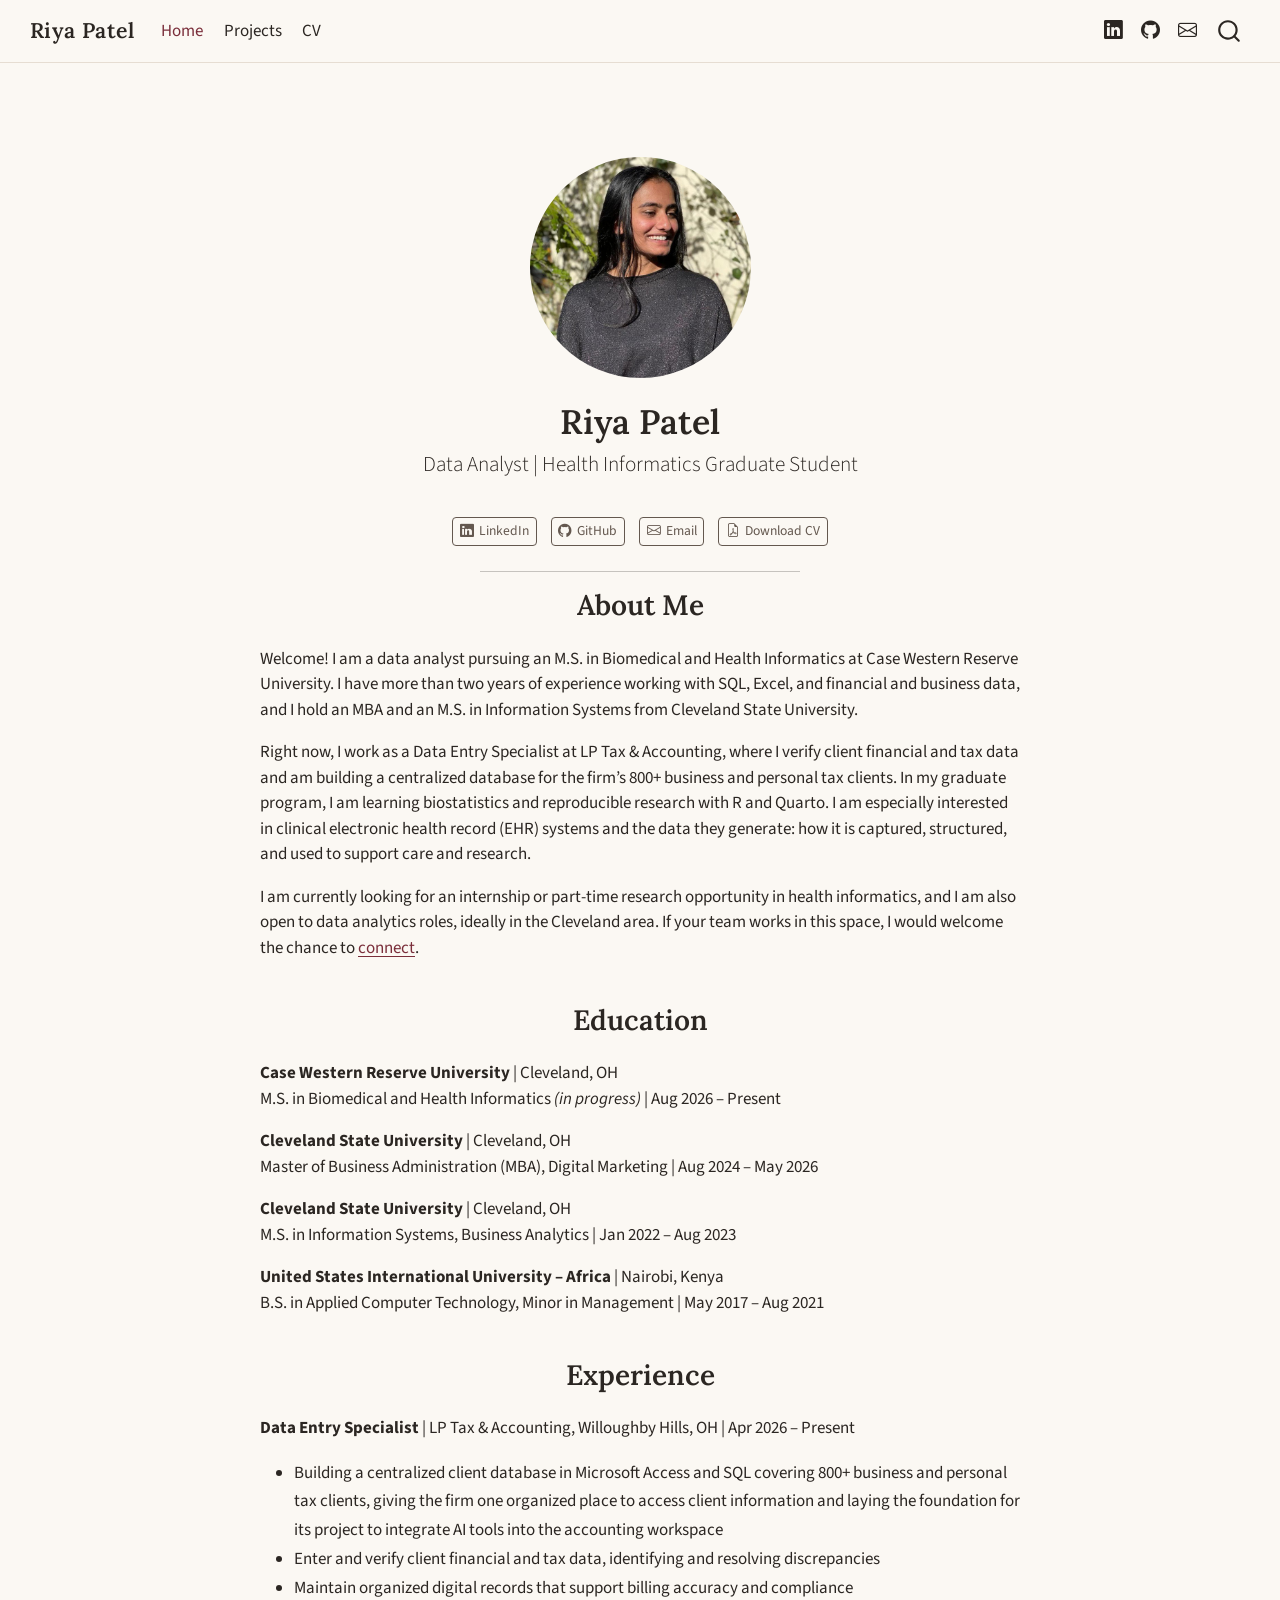
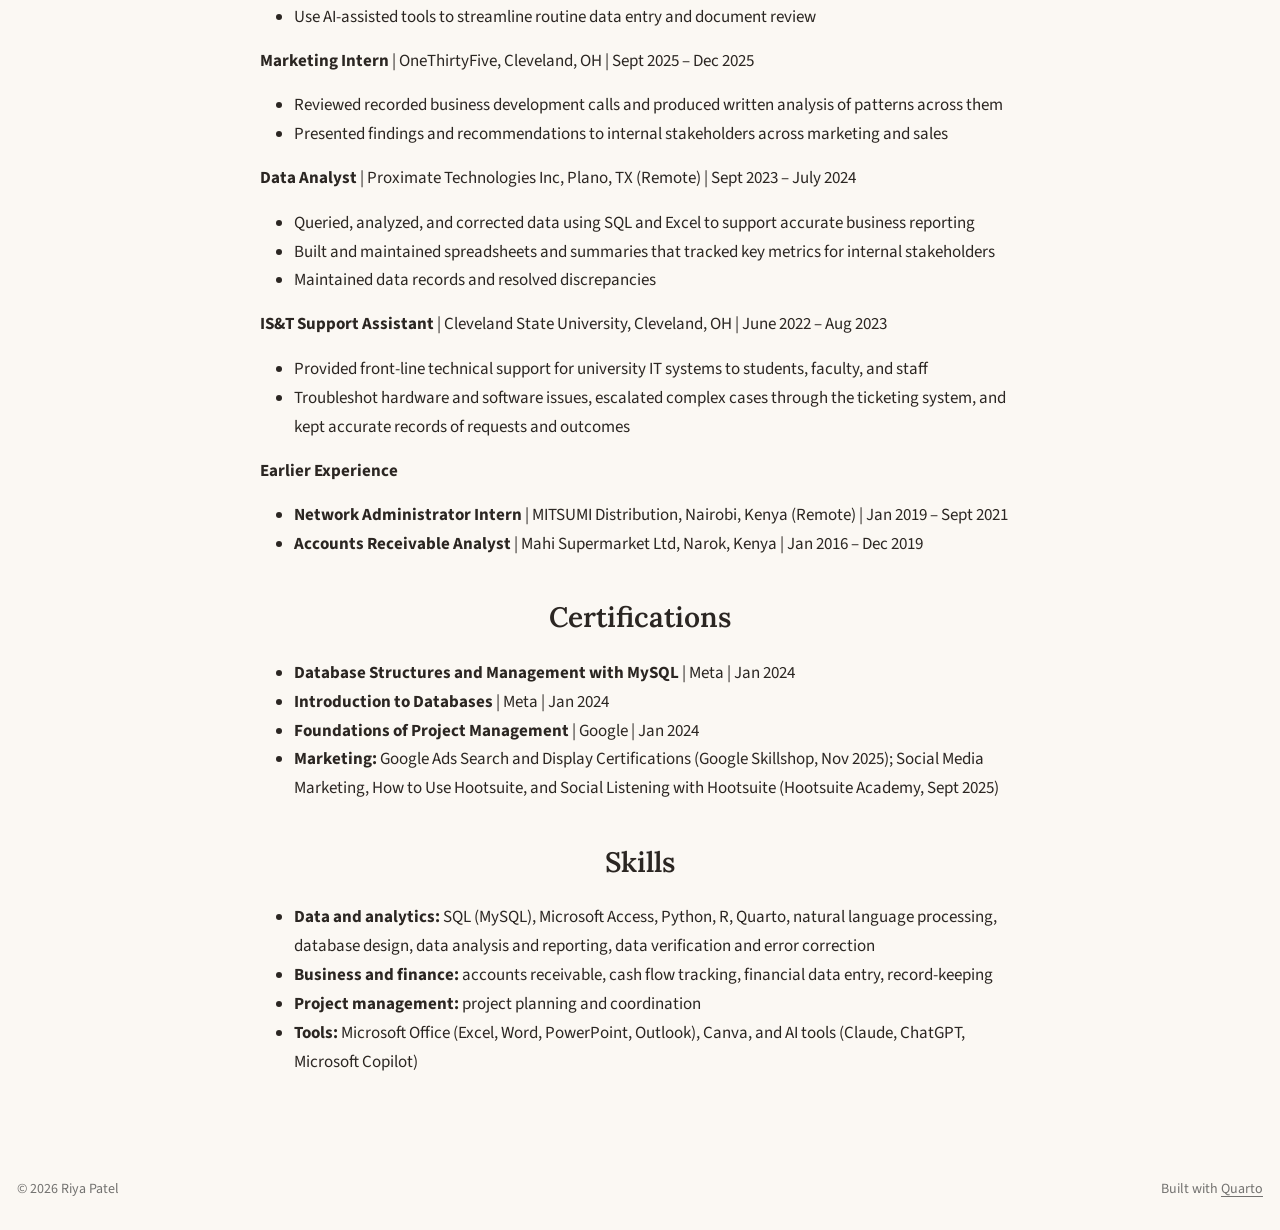
<file: index.html>
<!DOCTYPE html>
<html xmlns="http://www.w3.org/1999/xhtml" lang="en" xml:lang="en"><head>

<meta charset="utf-8">
<meta name="generator" content="quarto-1.7.32">

<meta name="viewport" content="width=device-width, initial-scale=1.0, user-scalable=yes">


<title>Riya Patel</title>
<style>
code{white-space: pre-wrap;}
span.smallcaps{font-variant: small-caps;}
div.columns{display: flex; gap: min(4vw, 1.5em);}
div.column{flex: auto; overflow-x: auto;}
div.hanging-indent{margin-left: 1.5em; text-indent: -1.5em;}
ul.task-list{list-style: none;}
ul.task-list li input[type="checkbox"] {
  width: 0.8em;
  margin: 0 0.8em 0.2em -1em; /* quarto-specific, see https://github.com/quarto-dev/quarto-cli/issues/4556 */ 
  vertical-align: middle;
}
</style>


<script src="site_libs/quarto-nav/quarto-nav.js"></script>
<script src="site_libs/quarto-nav/headroom.min.js"></script>
<script src="site_libs/clipboard/clipboard.min.js"></script>
<script src="site_libs/quarto-search/autocomplete.umd.js"></script>
<script src="site_libs/quarto-search/fuse.min.js"></script>
<script src="site_libs/quarto-search/quarto-search.js"></script>
<meta name="quarto:offset" content="./">
<script src="site_libs/quarto-html/quarto.js" type="module"></script>
<script src="site_libs/quarto-html/tabsets/tabsets.js" type="module"></script>
<script src="site_libs/quarto-html/popper.min.js"></script>
<script src="site_libs/quarto-html/tippy.umd.min.js"></script>
<link href="site_libs/quarto-html/tippy.css" rel="stylesheet">
<link href="site_libs/quarto-html/quarto-syntax-highlighting-37eea08aefeeee20ff55810ff984fec1.css" rel="stylesheet" id="quarto-text-highlighting-styles">
<script src="site_libs/bootstrap/bootstrap.min.js"></script>
<link href="site_libs/bootstrap/bootstrap-icons.css" rel="stylesheet">
<link href="site_libs/bootstrap/bootstrap-a5ce00c7c31a5dd895090d486ad9e965.min.css" rel="stylesheet" append-hash="true" id="quarto-bootstrap" data-mode="light">
<script id="quarto-search-options" type="application/json">{
  "location": "navbar",
  "copy-button": false,
  "collapse-after": 3,
  "panel-placement": "end",
  "type": "overlay",
  "limit": 50,
  "keyboard-shortcut": [
    "f",
    "/",
    "s"
  ],
  "show-item-context": false,
  "language": {
    "search-no-results-text": "No results",
    "search-matching-documents-text": "matching documents",
    "search-copy-link-title": "Copy link to search",
    "search-hide-matches-text": "Hide additional matches",
    "search-more-match-text": "more match in this document",
    "search-more-matches-text": "more matches in this document",
    "search-clear-button-title": "Clear",
    "search-text-placeholder": "",
    "search-detached-cancel-button-title": "Cancel",
    "search-submit-button-title": "Submit",
    "search-label": "Search"
  }
}</script>
<style>html{ scroll-behavior: smooth; }</style>


</head>

<body class="nav-fixed fullcontent quarto-light">

<div id="quarto-search-results"></div>
  <header id="quarto-header" class="headroom fixed-top">
    <nav class="navbar navbar-expand-lg " data-bs-theme="dark">
      <div class="navbar-container container-fluid">
      <div class="navbar-brand-container mx-auto">
    <a class="navbar-brand" href="./index.html">
    <span class="navbar-title">Riya Patel</span>
    </a>
  </div>
            <div id="quarto-search" class="" title="Search"></div>
          <button class="navbar-toggler" type="button" data-bs-toggle="collapse" data-bs-target="#navbarCollapse" aria-controls="navbarCollapse" role="menu" aria-expanded="false" aria-label="Toggle navigation" onclick="if (window.quartoToggleHeadroom) { window.quartoToggleHeadroom(); }">
  <span class="navbar-toggler-icon"></span>
</button>
          <div class="collapse navbar-collapse" id="navbarCollapse">
            <ul class="navbar-nav navbar-nav-scroll me-auto">
  <li class="nav-item">
    <a class="nav-link active" href="./index.html" aria-current="page"> 
<span class="menu-text">Home</span></a>
  </li>  
  <li class="nav-item">
    <a class="nav-link" href="./projects.html"> 
<span class="menu-text">Projects</span></a>
  </li>  
  <li class="nav-item">
    <a class="nav-link" href="./cv.html"> 
<span class="menu-text">CV</span></a>
  </li>  
</ul>
            <ul class="navbar-nav navbar-nav-scroll ms-auto">
  <li class="nav-item compact">
    <a class="nav-link" href="https://www.linkedin.com/in/-riyapatel"> <i class="bi bi-linkedin" role="img" aria-label="LinkedIn">
</i> 
<span class="menu-text"></span></a>
  </li>  
  <li class="nav-item compact">
    <a class="nav-link" href="https://github.com/riiya-patel"> <i class="bi bi-github" role="img" aria-label="GitHub">
</i> 
<span class="menu-text"></span></a>
  </li>  
  <li class="nav-item compact">
    <a class="nav-link" href="mailto:patelriya1321@gmail.com"> <i class="bi bi-envelope" role="img" aria-label="Email">
</i> 
<span class="menu-text"></span></a>
  </li>  
</ul>
          </div> <!-- /navcollapse -->
            <div class="quarto-navbar-tools">
</div>
      </div> <!-- /container-fluid -->
    </nav>
</header>
<!-- content -->
<div id="quarto-content" class="quarto-container page-columns page-rows-contents page-layout-article page-navbar">
<!-- sidebar -->
<!-- margin-sidebar -->
    
<!-- main -->
<div class="quarto-about-jolla">
  <img src="images/profile.jpg" class="about-image
  round " style="height: 13em; width: 13em;">
 <header id="title-block-header" class="quarto-title-block default">
<div class="quarto-title">
<h1 class="title">Riya Patel</h1>
<p class="subtitle lead">Data Analyst | Health Informatics Graduate Student</p>
</div>
<div class="quarto-title-meta">
  </div>
</header><main class="content" id="quarto-document-content">
<section id="about-me" class="level2">
<h2 data-anchor-id="about-me">About Me</h2>
<p>Welcome! I am a data analyst pursuing an M.S. in Biomedical and Health Informatics at Case Western Reserve University. I have more than two years of experience working with SQL, Excel, and financial and business data, and I hold an MBA and an M.S. in Information Systems from Cleveland State University.</p>
<p>Right now, I work as a Data Entry Specialist at LP Tax &amp; Accounting, where I verify client financial and tax data and am building a centralized database for the firm’s 800+ business and personal tax clients. In my graduate program, I am learning biostatistics and reproducible research with R and Quarto. I am especially interested in clinical electronic health record (EHR) systems and the data they generate: how it is captured, structured, and used to support care and research.</p>
<p>I am currently looking for an internship or part-time research opportunity in health informatics, and I am also open to data analytics roles, ideally in the Cleveland area. If your team works in this space, I would welcome the chance to <a href="mailto:patelriya1321@gmail.com">connect</a>.</p>
</section>
<section id="education" class="level2">
<h2 data-anchor-id="education">Education</h2>
<p><strong>Case Western Reserve University</strong> | Cleveland, OH<br>
M.S. in Biomedical and Health Informatics <em>(in progress)</em> | Aug 2026 – Present</p>
<p><strong>Cleveland State University</strong> | Cleveland, OH<br>
Master of Business Administration (MBA), Digital Marketing | Aug 2024 – May 2026</p>
<p><strong>Cleveland State University</strong> | Cleveland, OH<br>
M.S. in Information Systems, Business Analytics | Jan 2022 – Aug 2023</p>
<p><strong>United States International University – Africa</strong> | Nairobi, Kenya<br>
B.S. in Applied Computer Technology, Minor in Management | May 2017 – Aug 2021</p>
</section>
<section id="experience" class="level2">
<h2 data-anchor-id="experience">Experience</h2>
<p><strong>Data Entry Specialist</strong> | LP Tax &amp; Accounting, Willoughby Hills, OH | Apr 2026 – Present</p>
<ul>
<li>Building a centralized client database in Microsoft Access and SQL covering 800+ business and personal tax clients, giving the firm one organized place to access client information and laying the foundation for its project to integrate AI tools into the accounting workspace</li>
<li>Enter and verify client financial and tax data, identifying and resolving discrepancies</li>
<li>Maintain organized digital records that support billing accuracy and compliance</li>
<li>Use AI-assisted tools to streamline routine data entry and document review</li>
</ul>
<p><strong>Marketing Intern</strong> | OneThirtyFive, Cleveland, OH | Sept 2025 – Dec 2025</p>
<ul>
<li>Reviewed recorded business development calls and produced written analysis of patterns across them</li>
<li>Presented findings and recommendations to internal stakeholders across marketing and sales</li>
</ul>
<p><strong>Data Analyst</strong> | Proximate Technologies Inc, Plano, TX (Remote) | Sept 2023 – July 2024</p>
<ul>
<li>Queried, analyzed, and corrected data using SQL and Excel to support accurate business reporting</li>
<li>Built and maintained spreadsheets and summaries that tracked key metrics for internal stakeholders</li>
<li>Maintained data records and resolved discrepancies</li>
</ul>
<p><strong>IS&amp;T Support Assistant</strong> | Cleveland State University, Cleveland, OH | June 2022 – Aug 2023</p>
<ul>
<li>Provided front-line technical support for university IT systems to students, faculty, and staff</li>
<li>Troubleshot hardware and software issues, escalated complex cases through the ticketing system, and kept accurate records of requests and outcomes</li>
</ul>
<p><strong>Earlier Experience</strong></p>
<ul>
<li><strong>Network Administrator Intern</strong> | MITSUMI Distribution, Nairobi, Kenya (Remote) | Jan 2019 – Sept 2021</li>
<li><strong>Accounts Receivable Analyst</strong> | Mahi Supermarket Ltd, Narok, Kenya | Jan 2016 – Dec 2019</li>
</ul>
</section>
<section id="certifications" class="level2">
<h2 data-anchor-id="certifications">Certifications</h2>
<ul>
<li><strong>Database Structures and Management with MySQL</strong> | Meta | Jan 2024</li>
<li><strong>Introduction to Databases</strong> | Meta | Jan 2024</li>
<li><strong>Foundations of Project Management</strong> | Google | Jan 2024</li>
<li><strong>Marketing:</strong> Google Ads Search and Display Certifications (Google Skillshop, Nov 2025); Social Media Marketing, How to Use Hootsuite, and Social Listening with Hootsuite (Hootsuite Academy, Sept 2025)</li>
</ul>
</section>
<section id="skills" class="level2">
<h2 data-anchor-id="skills">Skills</h2>
<ul>
<li><strong>Data and analytics:</strong> SQL (MySQL), Microsoft Access, Python, R, Quarto, natural language processing, database design, data analysis and reporting, data verification and error correction</li>
<li><strong>Business and finance:</strong> accounts receivable, cash flow tracking, financial data entry, record-keeping</li>
<li><strong>Project management:</strong> project planning and coordination</li>
<li><strong>Tools:</strong> Microsoft Office (Excel, Word, PowerPoint, Outlook), Canva, and AI tools (Claude, ChatGPT, Microsoft Copilot)</li>
</ul>


</section>
</main> 
  <hr class="about-sep">
   <div class="about-links">
  <a href="https://www.linkedin.com/in/-riyapatel" class="about-link" rel="" target="">
    <i class="bi bi-linkedin"></i>
     <span class="about-link-text">LinkedIn</span>
  </a>
  <a href="https://github.com/riiya-patel" class="about-link" rel="" target="">
    <i class="bi bi-github"></i>
     <span class="about-link-text">GitHub</span>
  </a>
  <a href="mailto:patelriya1321@gmail.com" class="about-link" rel="" target="">
    <i class="bi bi-envelope"></i>
     <span class="about-link-text">Email</span>
  </a>
  <a href="/files/Riya_Patel_CV.pdf" class="about-link" rel="" target="">
    <i class="bi bi-file-earmark-pdf"></i>
     <span class="about-link-text">Download CV</span>
  </a>
</div>
</div>
 <!-- /main -->
<script id="quarto-html-after-body" type="application/javascript">
  window.document.addEventListener("DOMContentLoaded", function (event) {
    const isCodeAnnotation = (el) => {
      for (const clz of el.classList) {
        if (clz.startsWith('code-annotation-')) {                     
          return true;
        }
      }
      return false;
    }
    const onCopySuccess = function(e) {
      // button target
      const button = e.trigger;
      // don't keep focus
      button.blur();
      // flash "checked"
      button.classList.add('code-copy-button-checked');
      var currentTitle = button.getAttribute("title");
      button.setAttribute("title", "Copied!");
      let tooltip;
      if (window.bootstrap) {
        button.setAttribute("data-bs-toggle", "tooltip");
        button.setAttribute("data-bs-placement", "left");
        button.setAttribute("data-bs-title", "Copied!");
        tooltip = new bootstrap.Tooltip(button, 
          { trigger: "manual", 
            customClass: "code-copy-button-tooltip",
            offset: [0, -8]});
        tooltip.show();    
      }
      setTimeout(function() {
        if (tooltip) {
          tooltip.hide();
          button.removeAttribute("data-bs-title");
          button.removeAttribute("data-bs-toggle");
          button.removeAttribute("data-bs-placement");
        }
        button.setAttribute("title", currentTitle);
        button.classList.remove('code-copy-button-checked');
      }, 1000);
      // clear code selection
      e.clearSelection();
    }
    const getTextToCopy = function(trigger) {
        const codeEl = trigger.previousElementSibling.cloneNode(true);
        for (const childEl of codeEl.children) {
          if (isCodeAnnotation(childEl)) {
            childEl.remove();
          }
        }
        return codeEl.innerText;
    }
    const clipboard = new window.ClipboardJS('.code-copy-button:not([data-in-quarto-modal])', {
      text: getTextToCopy
    });
    clipboard.on('success', onCopySuccess);
    if (window.document.getElementById('quarto-embedded-source-code-modal')) {
      const clipboardModal = new window.ClipboardJS('.code-copy-button[data-in-quarto-modal]', {
        text: getTextToCopy,
        container: window.document.getElementById('quarto-embedded-source-code-modal')
      });
      clipboardModal.on('success', onCopySuccess);
    }
      var localhostRegex = new RegExp(/^(?:http|https):\/\/localhost\:?[0-9]*\//);
      var mailtoRegex = new RegExp(/^mailto:/);
        var filterRegex = new RegExp("https:\/\/riiya-patel\.github\.io");
      var isInternal = (href) => {
          return filterRegex.test(href) || localhostRegex.test(href) || mailtoRegex.test(href);
      }
      // Inspect non-navigation links and adorn them if external
     var links = window.document.querySelectorAll('a[href]:not(.nav-link):not(.navbar-brand):not(.toc-action):not(.sidebar-link):not(.sidebar-item-toggle):not(.pagination-link):not(.no-external):not([aria-hidden]):not(.dropdown-item):not(.quarto-navigation-tool):not(.about-link)');
      for (var i=0; i<links.length; i++) {
        const link = links[i];
        if (!isInternal(link.href)) {
          // undo the damage that might have been done by quarto-nav.js in the case of
          // links that we want to consider external
          if (link.dataset.originalHref !== undefined) {
            link.href = link.dataset.originalHref;
          }
        }
      }
    function tippyHover(el, contentFn, onTriggerFn, onUntriggerFn) {
      const config = {
        allowHTML: true,
        maxWidth: 500,
        delay: 100,
        arrow: false,
        appendTo: function(el) {
            return el.parentElement;
        },
        interactive: true,
        interactiveBorder: 10,
        theme: 'quarto',
        placement: 'bottom-start',
      };
      if (contentFn) {
        config.content = contentFn;
      }
      if (onTriggerFn) {
        config.onTrigger = onTriggerFn;
      }
      if (onUntriggerFn) {
        config.onUntrigger = onUntriggerFn;
      }
      window.tippy(el, config); 
    }
    const noterefs = window.document.querySelectorAll('a[role="doc-noteref"]');
    for (var i=0; i<noterefs.length; i++) {
      const ref = noterefs[i];
      tippyHover(ref, function() {
        // use id or data attribute instead here
        let href = ref.getAttribute('data-footnote-href') || ref.getAttribute('href');
        try { href = new URL(href).hash; } catch {}
        const id = href.replace(/^#\/?/, "");
        const note = window.document.getElementById(id);
        if (note) {
          return note.innerHTML;
        } else {
          return "";
        }
      });
    }
    const xrefs = window.document.querySelectorAll('a.quarto-xref');
    const processXRef = (id, note) => {
      // Strip column container classes
      const stripColumnClz = (el) => {
        el.classList.remove("page-full", "page-columns");
        if (el.children) {
          for (const child of el.children) {
            stripColumnClz(child);
          }
        }
      }
      stripColumnClz(note)
      if (id === null || id.startsWith('sec-')) {
        // Special case sections, only their first couple elements
        const container = document.createElement("div");
        if (note.children && note.children.length > 2) {
          container.appendChild(note.children[0].cloneNode(true));
          for (let i = 1; i < note.children.length; i++) {
            const child = note.children[i];
            if (child.tagName === "P" && child.innerText === "") {
              continue;
            } else {
              container.appendChild(child.cloneNode(true));
              break;
            }
          }
          if (window.Quarto?.typesetMath) {
            window.Quarto.typesetMath(container);
          }
          return container.innerHTML
        } else {
          if (window.Quarto?.typesetMath) {
            window.Quarto.typesetMath(note);
          }
          return note.innerHTML;
        }
      } else {
        // Remove any anchor links if they are present
        const anchorLink = note.querySelector('a.anchorjs-link');
        if (anchorLink) {
          anchorLink.remove();
        }
        if (window.Quarto?.typesetMath) {
          window.Quarto.typesetMath(note);
        }
        if (note.classList.contains("callout")) {
          return note.outerHTML;
        } else {
          return note.innerHTML;
        }
      }
    }
    for (var i=0; i<xrefs.length; i++) {
      const xref = xrefs[i];
      tippyHover(xref, undefined, function(instance) {
        instance.disable();
        let url = xref.getAttribute('href');
        let hash = undefined; 
        if (url.startsWith('#')) {
          hash = url;
        } else {
          try { hash = new URL(url).hash; } catch {}
        }
        if (hash) {
          const id = hash.replace(/^#\/?/, "");
          const note = window.document.getElementById(id);
          if (note !== null) {
            try {
              const html = processXRef(id, note.cloneNode(true));
              instance.setContent(html);
            } finally {
              instance.enable();
              instance.show();
            }
          } else {
            // See if we can fetch this
            fetch(url.split('#')[0])
            .then(res => res.text())
            .then(html => {
              const parser = new DOMParser();
              const htmlDoc = parser.parseFromString(html, "text/html");
              const note = htmlDoc.getElementById(id);
              if (note !== null) {
                const html = processXRef(id, note);
                instance.setContent(html);
              } 
            }).finally(() => {
              instance.enable();
              instance.show();
            });
          }
        } else {
          // See if we can fetch a full url (with no hash to target)
          // This is a special case and we should probably do some content thinning / targeting
          fetch(url)
          .then(res => res.text())
          .then(html => {
            const parser = new DOMParser();
            const htmlDoc = parser.parseFromString(html, "text/html");
            const note = htmlDoc.querySelector('main.content');
            if (note !== null) {
              // This should only happen for chapter cross references
              // (since there is no id in the URL)
              // remove the first header
              if (note.children.length > 0 && note.children[0].tagName === "HEADER") {
                note.children[0].remove();
              }
              const html = processXRef(null, note);
              instance.setContent(html);
            } 
          }).finally(() => {
            instance.enable();
            instance.show();
          });
        }
      }, function(instance) {
      });
    }
        let selectedAnnoteEl;
        const selectorForAnnotation = ( cell, annotation) => {
          let cellAttr = 'data-code-cell="' + cell + '"';
          let lineAttr = 'data-code-annotation="' +  annotation + '"';
          const selector = 'span[' + cellAttr + '][' + lineAttr + ']';
          return selector;
        }
        const selectCodeLines = (annoteEl) => {
          const doc = window.document;
          const targetCell = annoteEl.getAttribute("data-target-cell");
          const targetAnnotation = annoteEl.getAttribute("data-target-annotation");
          const annoteSpan = window.document.querySelector(selectorForAnnotation(targetCell, targetAnnotation));
          const lines = annoteSpan.getAttribute("data-code-lines").split(",");
          const lineIds = lines.map((line) => {
            return targetCell + "-" + line;
          })
          let top = null;
          let height = null;
          let parent = null;
          if (lineIds.length > 0) {
              //compute the position of the single el (top and bottom and make a div)
              const el = window.document.getElementById(lineIds[0]);
              top = el.offsetTop;
              height = el.offsetHeight;
              parent = el.parentElement.parentElement;
            if (lineIds.length > 1) {
              const lastEl = window.document.getElementById(lineIds[lineIds.length - 1]);
              const bottom = lastEl.offsetTop + lastEl.offsetHeight;
              height = bottom - top;
            }
            if (top !== null && height !== null && parent !== null) {
              // cook up a div (if necessary) and position it 
              let div = window.document.getElementById("code-annotation-line-highlight");
              if (div === null) {
                div = window.document.createElement("div");
                div.setAttribute("id", "code-annotation-line-highlight");
                div.style.position = 'absolute';
                parent.appendChild(div);
              }
              div.style.top = top - 2 + "px";
              div.style.height = height + 4 + "px";
              div.style.left = 0;
              let gutterDiv = window.document.getElementById("code-annotation-line-highlight-gutter");
              if (gutterDiv === null) {
                gutterDiv = window.document.createElement("div");
                gutterDiv.setAttribute("id", "code-annotation-line-highlight-gutter");
                gutterDiv.style.position = 'absolute';
                const codeCell = window.document.getElementById(targetCell);
                const gutter = codeCell.querySelector('.code-annotation-gutter');
                gutter.appendChild(gutterDiv);
              }
              gutterDiv.style.top = top - 2 + "px";
              gutterDiv.style.height = height + 4 + "px";
            }
            selectedAnnoteEl = annoteEl;
          }
        };
        const unselectCodeLines = () => {
          const elementsIds = ["code-annotation-line-highlight", "code-annotation-line-highlight-gutter"];
          elementsIds.forEach((elId) => {
            const div = window.document.getElementById(elId);
            if (div) {
              div.remove();
            }
          });
          selectedAnnoteEl = undefined;
        };
          // Handle positioning of the toggle
      window.addEventListener(
        "resize",
        throttle(() => {
          elRect = undefined;
          if (selectedAnnoteEl) {
            selectCodeLines(selectedAnnoteEl);
          }
        }, 10)
      );
      function throttle(fn, ms) {
      let throttle = false;
      let timer;
        return (...args) => {
          if(!throttle) { // first call gets through
              fn.apply(this, args);
              throttle = true;
          } else { // all the others get throttled
              if(timer) clearTimeout(timer); // cancel #2
              timer = setTimeout(() => {
                fn.apply(this, args);
                timer = throttle = false;
              }, ms);
          }
        };
      }
        // Attach click handler to the DT
        const annoteDls = window.document.querySelectorAll('dt[data-target-cell]');
        for (const annoteDlNode of annoteDls) {
          annoteDlNode.addEventListener('click', (event) => {
            const clickedEl = event.target;
            if (clickedEl !== selectedAnnoteEl) {
              unselectCodeLines();
              const activeEl = window.document.querySelector('dt[data-target-cell].code-annotation-active');
              if (activeEl) {
                activeEl.classList.remove('code-annotation-active');
              }
              selectCodeLines(clickedEl);
              clickedEl.classList.add('code-annotation-active');
            } else {
              // Unselect the line
              unselectCodeLines();
              clickedEl.classList.remove('code-annotation-active');
            }
          });
        }
    const findCites = (el) => {
      const parentEl = el.parentElement;
      if (parentEl) {
        const cites = parentEl.dataset.cites;
        if (cites) {
          return {
            el,
            cites: cites.split(' ')
          };
        } else {
          return findCites(el.parentElement)
        }
      } else {
        return undefined;
      }
    };
    var bibliorefs = window.document.querySelectorAll('a[role="doc-biblioref"]');
    for (var i=0; i<bibliorefs.length; i++) {
      const ref = bibliorefs[i];
      const citeInfo = findCites(ref);
      if (citeInfo) {
        tippyHover(citeInfo.el, function() {
          var popup = window.document.createElement('div');
          citeInfo.cites.forEach(function(cite) {
            var citeDiv = window.document.createElement('div');
            citeDiv.classList.add('hanging-indent');
            citeDiv.classList.add('csl-entry');
            var biblioDiv = window.document.getElementById('ref-' + cite);
            if (biblioDiv) {
              citeDiv.innerHTML = biblioDiv.innerHTML;
            }
            popup.appendChild(citeDiv);
          });
          return popup.innerHTML;
        });
      }
    }
  });
  </script>
</div> <!-- /content -->
<footer class="footer">
  <div class="nav-footer">
    <div class="nav-footer-left">
<p>© 2026 Riya Patel</p>
</div>   
    <div class="nav-footer-center">
      &nbsp;
    </div>
    <div class="nav-footer-right">
<p>Built with <a href="https://quarto.org/">Quarto</a></p>
</div>
  </div>
</footer>




<script src="site_libs/quarto-html/zenscroll-min.js"></script>
</body></html>
</file>
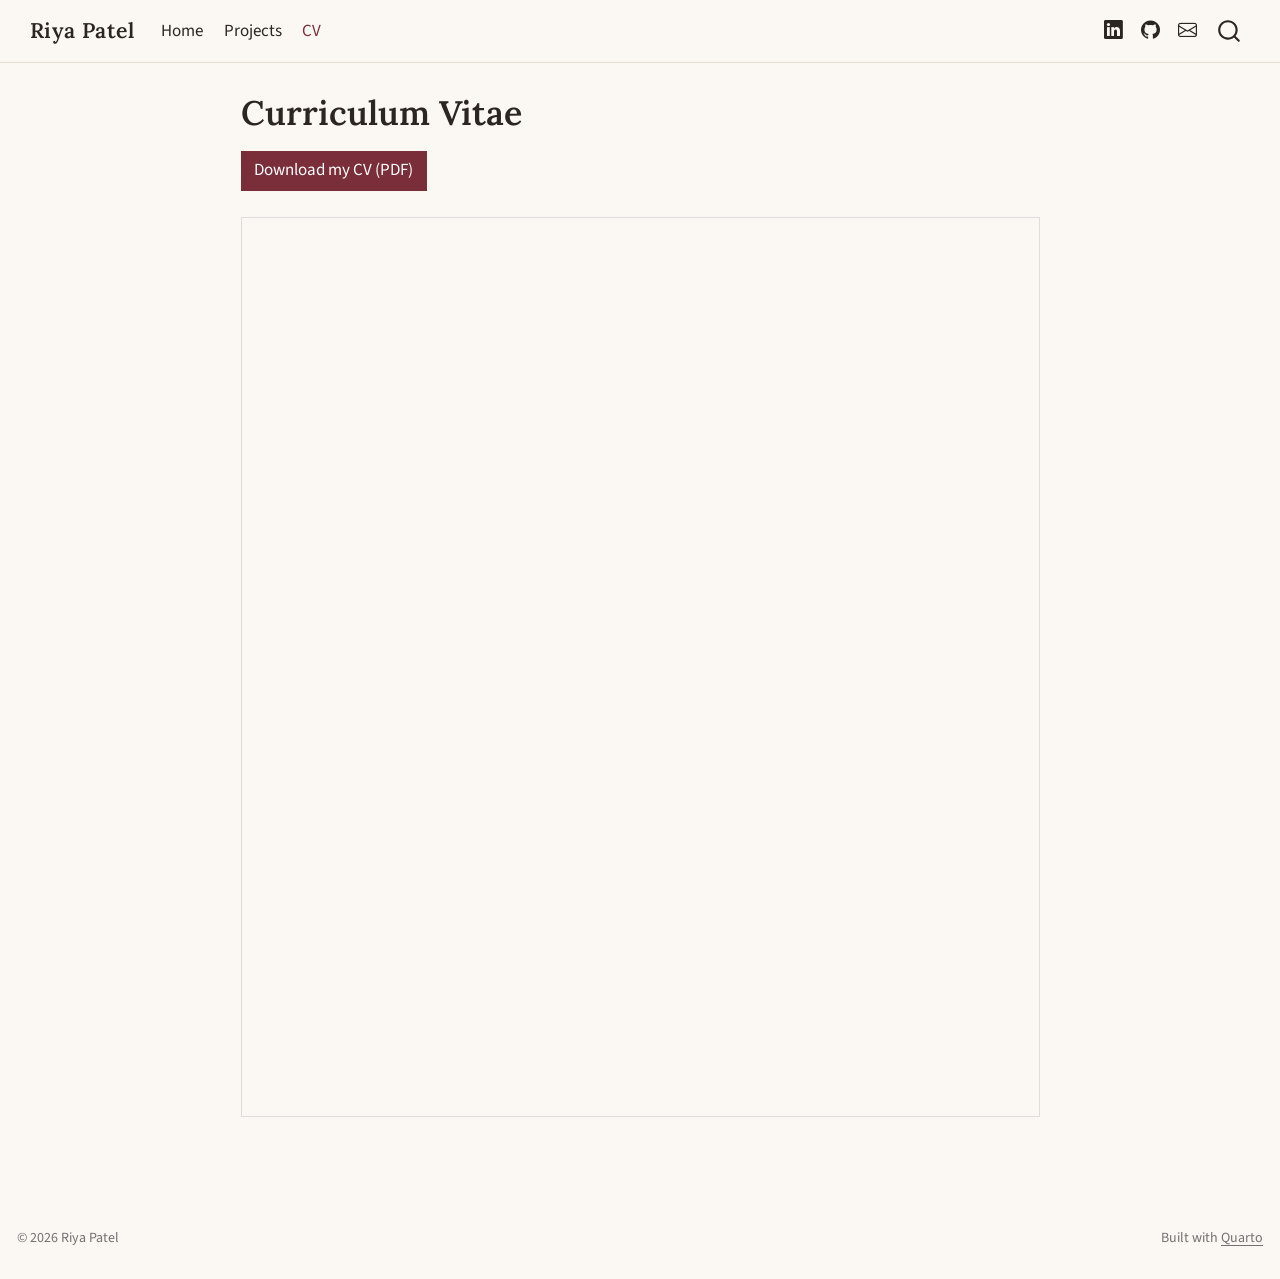
<file: cv.html>
<!DOCTYPE html>
<html xmlns="http://www.w3.org/1999/xhtml" lang="en" xml:lang="en"><head>

<meta charset="utf-8">
<meta name="generator" content="quarto-1.7.32">

<meta name="viewport" content="width=device-width, initial-scale=1.0, user-scalable=yes">


<title>Curriculum Vitae – Riya Patel</title>
<style>
code{white-space: pre-wrap;}
span.smallcaps{font-variant: small-caps;}
div.columns{display: flex; gap: min(4vw, 1.5em);}
div.column{flex: auto; overflow-x: auto;}
div.hanging-indent{margin-left: 1.5em; text-indent: -1.5em;}
ul.task-list{list-style: none;}
ul.task-list li input[type="checkbox"] {
  width: 0.8em;
  margin: 0 0.8em 0.2em -1em; /* quarto-specific, see https://github.com/quarto-dev/quarto-cli/issues/4556 */ 
  vertical-align: middle;
}
</style>


<script src="site_libs/quarto-nav/quarto-nav.js"></script>
<script src="site_libs/quarto-nav/headroom.min.js"></script>
<script src="site_libs/clipboard/clipboard.min.js"></script>
<script src="site_libs/quarto-search/autocomplete.umd.js"></script>
<script src="site_libs/quarto-search/fuse.min.js"></script>
<script src="site_libs/quarto-search/quarto-search.js"></script>
<meta name="quarto:offset" content="./">
<script src="site_libs/quarto-html/quarto.js" type="module"></script>
<script src="site_libs/quarto-html/tabsets/tabsets.js" type="module"></script>
<script src="site_libs/quarto-html/popper.min.js"></script>
<script src="site_libs/quarto-html/tippy.umd.min.js"></script>
<script src="site_libs/quarto-html/anchor.min.js"></script>
<link href="site_libs/quarto-html/tippy.css" rel="stylesheet">
<link href="site_libs/quarto-html/quarto-syntax-highlighting-37eea08aefeeee20ff55810ff984fec1.css" rel="stylesheet" id="quarto-text-highlighting-styles">
<script src="site_libs/bootstrap/bootstrap.min.js"></script>
<link href="site_libs/bootstrap/bootstrap-icons.css" rel="stylesheet">
<link href="site_libs/bootstrap/bootstrap-a5ce00c7c31a5dd895090d486ad9e965.min.css" rel="stylesheet" append-hash="true" id="quarto-bootstrap" data-mode="light">
<script id="quarto-search-options" type="application/json">{
  "location": "navbar",
  "copy-button": false,
  "collapse-after": 3,
  "panel-placement": "end",
  "type": "overlay",
  "limit": 50,
  "keyboard-shortcut": [
    "f",
    "/",
    "s"
  ],
  "show-item-context": false,
  "language": {
    "search-no-results-text": "No results",
    "search-matching-documents-text": "matching documents",
    "search-copy-link-title": "Copy link to search",
    "search-hide-matches-text": "Hide additional matches",
    "search-more-match-text": "more match in this document",
    "search-more-matches-text": "more matches in this document",
    "search-clear-button-title": "Clear",
    "search-text-placeholder": "",
    "search-detached-cancel-button-title": "Cancel",
    "search-submit-button-title": "Submit",
    "search-label": "Search"
  }
}</script>
<style>html{ scroll-behavior: smooth; }</style>


</head>

<body class="nav-fixed fullcontent quarto-light">

<div id="quarto-search-results"></div>
  <header id="quarto-header" class="headroom fixed-top">
    <nav class="navbar navbar-expand-lg " data-bs-theme="dark">
      <div class="navbar-container container-fluid">
      <div class="navbar-brand-container mx-auto">
    <a class="navbar-brand" href="./index.html">
    <span class="navbar-title">Riya Patel</span>
    </a>
  </div>
            <div id="quarto-search" class="" title="Search"></div>
          <button class="navbar-toggler" type="button" data-bs-toggle="collapse" data-bs-target="#navbarCollapse" aria-controls="navbarCollapse" role="menu" aria-expanded="false" aria-label="Toggle navigation" onclick="if (window.quartoToggleHeadroom) { window.quartoToggleHeadroom(); }">
  <span class="navbar-toggler-icon"></span>
</button>
          <div class="collapse navbar-collapse" id="navbarCollapse">
            <ul class="navbar-nav navbar-nav-scroll me-auto">
  <li class="nav-item">
    <a class="nav-link" href="./index.html"> 
<span class="menu-text">Home</span></a>
  </li>  
  <li class="nav-item">
    <a class="nav-link" href="./projects.html"> 
<span class="menu-text">Projects</span></a>
  </li>  
  <li class="nav-item">
    <a class="nav-link active" href="./cv.html" aria-current="page"> 
<span class="menu-text">CV</span></a>
  </li>  
</ul>
            <ul class="navbar-nav navbar-nav-scroll ms-auto">
  <li class="nav-item compact">
    <a class="nav-link" href="https://www.linkedin.com/in/-riyapatel"> <i class="bi bi-linkedin" role="img" aria-label="LinkedIn">
</i> 
<span class="menu-text"></span></a>
  </li>  
  <li class="nav-item compact">
    <a class="nav-link" href="https://github.com/riiya-patel"> <i class="bi bi-github" role="img" aria-label="GitHub">
</i> 
<span class="menu-text"></span></a>
  </li>  
  <li class="nav-item compact">
    <a class="nav-link" href="mailto:patelriya1321@gmail.com"> <i class="bi bi-envelope" role="img" aria-label="Email">
</i> 
<span class="menu-text"></span></a>
  </li>  
</ul>
          </div> <!-- /navcollapse -->
            <div class="quarto-navbar-tools">
</div>
      </div> <!-- /container-fluid -->
    </nav>
</header>
<!-- content -->
<div id="quarto-content" class="quarto-container page-columns page-rows-contents page-layout-article page-navbar">
<!-- sidebar -->
<!-- margin-sidebar -->
    
<!-- main -->
<main class="content" id="quarto-document-content">

<header id="title-block-header" class="quarto-title-block default">
<div class="quarto-title">
<h1 class="title">Curriculum Vitae</h1>
</div>



<div class="quarto-title-meta">

    
  
    
  </div>
  


</header>


<div class="cv-download">
<p><a href="files/Riya_Patel_CV.pdf" class="btn btn-primary" download="Riya_Patel_CV.pdf">Download my CV (PDF)</a></p>
</div>
<iframe src="files/Riya_Patel_CV.pdf" width="100%" height="900px" style="border: 1px solid #ddd;"></iframe>



</main> <!-- /main -->
<script id="quarto-html-after-body" type="application/javascript">
  window.document.addEventListener("DOMContentLoaded", function (event) {
    const icon = "";
    const anchorJS = new window.AnchorJS();
    anchorJS.options = {
      placement: 'right',
      icon: icon
    };
    anchorJS.add('.anchored');
    const isCodeAnnotation = (el) => {
      for (const clz of el.classList) {
        if (clz.startsWith('code-annotation-')) {                     
          return true;
        }
      }
      return false;
    }
    const onCopySuccess = function(e) {
      // button target
      const button = e.trigger;
      // don't keep focus
      button.blur();
      // flash "checked"
      button.classList.add('code-copy-button-checked');
      var currentTitle = button.getAttribute("title");
      button.setAttribute("title", "Copied!");
      let tooltip;
      if (window.bootstrap) {
        button.setAttribute("data-bs-toggle", "tooltip");
        button.setAttribute("data-bs-placement", "left");
        button.setAttribute("data-bs-title", "Copied!");
        tooltip = new bootstrap.Tooltip(button, 
          { trigger: "manual", 
            customClass: "code-copy-button-tooltip",
            offset: [0, -8]});
        tooltip.show();    
      }
      setTimeout(function() {
        if (tooltip) {
          tooltip.hide();
          button.removeAttribute("data-bs-title");
          button.removeAttribute("data-bs-toggle");
          button.removeAttribute("data-bs-placement");
        }
        button.setAttribute("title", currentTitle);
        button.classList.remove('code-copy-button-checked');
      }, 1000);
      // clear code selection
      e.clearSelection();
    }
    const getTextToCopy = function(trigger) {
        const codeEl = trigger.previousElementSibling.cloneNode(true);
        for (const childEl of codeEl.children) {
          if (isCodeAnnotation(childEl)) {
            childEl.remove();
          }
        }
        return codeEl.innerText;
    }
    const clipboard = new window.ClipboardJS('.code-copy-button:not([data-in-quarto-modal])', {
      text: getTextToCopy
    });
    clipboard.on('success', onCopySuccess);
    if (window.document.getElementById('quarto-embedded-source-code-modal')) {
      const clipboardModal = new window.ClipboardJS('.code-copy-button[data-in-quarto-modal]', {
        text: getTextToCopy,
        container: window.document.getElementById('quarto-embedded-source-code-modal')
      });
      clipboardModal.on('success', onCopySuccess);
    }
      var localhostRegex = new RegExp(/^(?:http|https):\/\/localhost\:?[0-9]*\//);
      var mailtoRegex = new RegExp(/^mailto:/);
        var filterRegex = new RegExp("https:\/\/riiya-patel\.github\.io");
      var isInternal = (href) => {
          return filterRegex.test(href) || localhostRegex.test(href) || mailtoRegex.test(href);
      }
      // Inspect non-navigation links and adorn them if external
     var links = window.document.querySelectorAll('a[href]:not(.nav-link):not(.navbar-brand):not(.toc-action):not(.sidebar-link):not(.sidebar-item-toggle):not(.pagination-link):not(.no-external):not([aria-hidden]):not(.dropdown-item):not(.quarto-navigation-tool):not(.about-link)');
      for (var i=0; i<links.length; i++) {
        const link = links[i];
        if (!isInternal(link.href)) {
          // undo the damage that might have been done by quarto-nav.js in the case of
          // links that we want to consider external
          if (link.dataset.originalHref !== undefined) {
            link.href = link.dataset.originalHref;
          }
        }
      }
    function tippyHover(el, contentFn, onTriggerFn, onUntriggerFn) {
      const config = {
        allowHTML: true,
        maxWidth: 500,
        delay: 100,
        arrow: false,
        appendTo: function(el) {
            return el.parentElement;
        },
        interactive: true,
        interactiveBorder: 10,
        theme: 'quarto',
        placement: 'bottom-start',
      };
      if (contentFn) {
        config.content = contentFn;
      }
      if (onTriggerFn) {
        config.onTrigger = onTriggerFn;
      }
      if (onUntriggerFn) {
        config.onUntrigger = onUntriggerFn;
      }
      window.tippy(el, config); 
    }
    const noterefs = window.document.querySelectorAll('a[role="doc-noteref"]');
    for (var i=0; i<noterefs.length; i++) {
      const ref = noterefs[i];
      tippyHover(ref, function() {
        // use id or data attribute instead here
        let href = ref.getAttribute('data-footnote-href') || ref.getAttribute('href');
        try { href = new URL(href).hash; } catch {}
        const id = href.replace(/^#\/?/, "");
        const note = window.document.getElementById(id);
        if (note) {
          return note.innerHTML;
        } else {
          return "";
        }
      });
    }
    const xrefs = window.document.querySelectorAll('a.quarto-xref');
    const processXRef = (id, note) => {
      // Strip column container classes
      const stripColumnClz = (el) => {
        el.classList.remove("page-full", "page-columns");
        if (el.children) {
          for (const child of el.children) {
            stripColumnClz(child);
          }
        }
      }
      stripColumnClz(note)
      if (id === null || id.startsWith('sec-')) {
        // Special case sections, only their first couple elements
        const container = document.createElement("div");
        if (note.children && note.children.length > 2) {
          container.appendChild(note.children[0].cloneNode(true));
          for (let i = 1; i < note.children.length; i++) {
            const child = note.children[i];
            if (child.tagName === "P" && child.innerText === "") {
              continue;
            } else {
              container.appendChild(child.cloneNode(true));
              break;
            }
          }
          if (window.Quarto?.typesetMath) {
            window.Quarto.typesetMath(container);
          }
          return container.innerHTML
        } else {
          if (window.Quarto?.typesetMath) {
            window.Quarto.typesetMath(note);
          }
          return note.innerHTML;
        }
      } else {
        // Remove any anchor links if they are present
        const anchorLink = note.querySelector('a.anchorjs-link');
        if (anchorLink) {
          anchorLink.remove();
        }
        if (window.Quarto?.typesetMath) {
          window.Quarto.typesetMath(note);
        }
        if (note.classList.contains("callout")) {
          return note.outerHTML;
        } else {
          return note.innerHTML;
        }
      }
    }
    for (var i=0; i<xrefs.length; i++) {
      const xref = xrefs[i];
      tippyHover(xref, undefined, function(instance) {
        instance.disable();
        let url = xref.getAttribute('href');
        let hash = undefined; 
        if (url.startsWith('#')) {
          hash = url;
        } else {
          try { hash = new URL(url).hash; } catch {}
        }
        if (hash) {
          const id = hash.replace(/^#\/?/, "");
          const note = window.document.getElementById(id);
          if (note !== null) {
            try {
              const html = processXRef(id, note.cloneNode(true));
              instance.setContent(html);
            } finally {
              instance.enable();
              instance.show();
            }
          } else {
            // See if we can fetch this
            fetch(url.split('#')[0])
            .then(res => res.text())
            .then(html => {
              const parser = new DOMParser();
              const htmlDoc = parser.parseFromString(html, "text/html");
              const note = htmlDoc.getElementById(id);
              if (note !== null) {
                const html = processXRef(id, note);
                instance.setContent(html);
              } 
            }).finally(() => {
              instance.enable();
              instance.show();
            });
          }
        } else {
          // See if we can fetch a full url (with no hash to target)
          // This is a special case and we should probably do some content thinning / targeting
          fetch(url)
          .then(res => res.text())
          .then(html => {
            const parser = new DOMParser();
            const htmlDoc = parser.parseFromString(html, "text/html");
            const note = htmlDoc.querySelector('main.content');
            if (note !== null) {
              // This should only happen for chapter cross references
              // (since there is no id in the URL)
              // remove the first header
              if (note.children.length > 0 && note.children[0].tagName === "HEADER") {
                note.children[0].remove();
              }
              const html = processXRef(null, note);
              instance.setContent(html);
            } 
          }).finally(() => {
            instance.enable();
            instance.show();
          });
        }
      }, function(instance) {
      });
    }
        let selectedAnnoteEl;
        const selectorForAnnotation = ( cell, annotation) => {
          let cellAttr = 'data-code-cell="' + cell + '"';
          let lineAttr = 'data-code-annotation="' +  annotation + '"';
          const selector = 'span[' + cellAttr + '][' + lineAttr + ']';
          return selector;
        }
        const selectCodeLines = (annoteEl) => {
          const doc = window.document;
          const targetCell = annoteEl.getAttribute("data-target-cell");
          const targetAnnotation = annoteEl.getAttribute("data-target-annotation");
          const annoteSpan = window.document.querySelector(selectorForAnnotation(targetCell, targetAnnotation));
          const lines = annoteSpan.getAttribute("data-code-lines").split(",");
          const lineIds = lines.map((line) => {
            return targetCell + "-" + line;
          })
          let top = null;
          let height = null;
          let parent = null;
          if (lineIds.length > 0) {
              //compute the position of the single el (top and bottom and make a div)
              const el = window.document.getElementById(lineIds[0]);
              top = el.offsetTop;
              height = el.offsetHeight;
              parent = el.parentElement.parentElement;
            if (lineIds.length > 1) {
              const lastEl = window.document.getElementById(lineIds[lineIds.length - 1]);
              const bottom = lastEl.offsetTop + lastEl.offsetHeight;
              height = bottom - top;
            }
            if (top !== null && height !== null && parent !== null) {
              // cook up a div (if necessary) and position it 
              let div = window.document.getElementById("code-annotation-line-highlight");
              if (div === null) {
                div = window.document.createElement("div");
                div.setAttribute("id", "code-annotation-line-highlight");
                div.style.position = 'absolute';
                parent.appendChild(div);
              }
              div.style.top = top - 2 + "px";
              div.style.height = height + 4 + "px";
              div.style.left = 0;
              let gutterDiv = window.document.getElementById("code-annotation-line-highlight-gutter");
              if (gutterDiv === null) {
                gutterDiv = window.document.createElement("div");
                gutterDiv.setAttribute("id", "code-annotation-line-highlight-gutter");
                gutterDiv.style.position = 'absolute';
                const codeCell = window.document.getElementById(targetCell);
                const gutter = codeCell.querySelector('.code-annotation-gutter');
                gutter.appendChild(gutterDiv);
              }
              gutterDiv.style.top = top - 2 + "px";
              gutterDiv.style.height = height + 4 + "px";
            }
            selectedAnnoteEl = annoteEl;
          }
        };
        const unselectCodeLines = () => {
          const elementsIds = ["code-annotation-line-highlight", "code-annotation-line-highlight-gutter"];
          elementsIds.forEach((elId) => {
            const div = window.document.getElementById(elId);
            if (div) {
              div.remove();
            }
          });
          selectedAnnoteEl = undefined;
        };
          // Handle positioning of the toggle
      window.addEventListener(
        "resize",
        throttle(() => {
          elRect = undefined;
          if (selectedAnnoteEl) {
            selectCodeLines(selectedAnnoteEl);
          }
        }, 10)
      );
      function throttle(fn, ms) {
      let throttle = false;
      let timer;
        return (...args) => {
          if(!throttle) { // first call gets through
              fn.apply(this, args);
              throttle = true;
          } else { // all the others get throttled
              if(timer) clearTimeout(timer); // cancel #2
              timer = setTimeout(() => {
                fn.apply(this, args);
                timer = throttle = false;
              }, ms);
          }
        };
      }
        // Attach click handler to the DT
        const annoteDls = window.document.querySelectorAll('dt[data-target-cell]');
        for (const annoteDlNode of annoteDls) {
          annoteDlNode.addEventListener('click', (event) => {
            const clickedEl = event.target;
            if (clickedEl !== selectedAnnoteEl) {
              unselectCodeLines();
              const activeEl = window.document.querySelector('dt[data-target-cell].code-annotation-active');
              if (activeEl) {
                activeEl.classList.remove('code-annotation-active');
              }
              selectCodeLines(clickedEl);
              clickedEl.classList.add('code-annotation-active');
            } else {
              // Unselect the line
              unselectCodeLines();
              clickedEl.classList.remove('code-annotation-active');
            }
          });
        }
    const findCites = (el) => {
      const parentEl = el.parentElement;
      if (parentEl) {
        const cites = parentEl.dataset.cites;
        if (cites) {
          return {
            el,
            cites: cites.split(' ')
          };
        } else {
          return findCites(el.parentElement)
        }
      } else {
        return undefined;
      }
    };
    var bibliorefs = window.document.querySelectorAll('a[role="doc-biblioref"]');
    for (var i=0; i<bibliorefs.length; i++) {
      const ref = bibliorefs[i];
      const citeInfo = findCites(ref);
      if (citeInfo) {
        tippyHover(citeInfo.el, function() {
          var popup = window.document.createElement('div');
          citeInfo.cites.forEach(function(cite) {
            var citeDiv = window.document.createElement('div');
            citeDiv.classList.add('hanging-indent');
            citeDiv.classList.add('csl-entry');
            var biblioDiv = window.document.getElementById('ref-' + cite);
            if (biblioDiv) {
              citeDiv.innerHTML = biblioDiv.innerHTML;
            }
            popup.appendChild(citeDiv);
          });
          return popup.innerHTML;
        });
      }
    }
  });
  </script>
</div> <!-- /content -->
<footer class="footer">
  <div class="nav-footer">
    <div class="nav-footer-left">
<p>© 2026 Riya Patel</p>
</div>   
    <div class="nav-footer-center">
      &nbsp;
    </div>
    <div class="nav-footer-right">
<p>Built with <a href="https://quarto.org/">Quarto</a></p>
</div>
  </div>
</footer>




<script src="site_libs/quarto-html/zenscroll-min.js"></script>
</body></html>
</file>
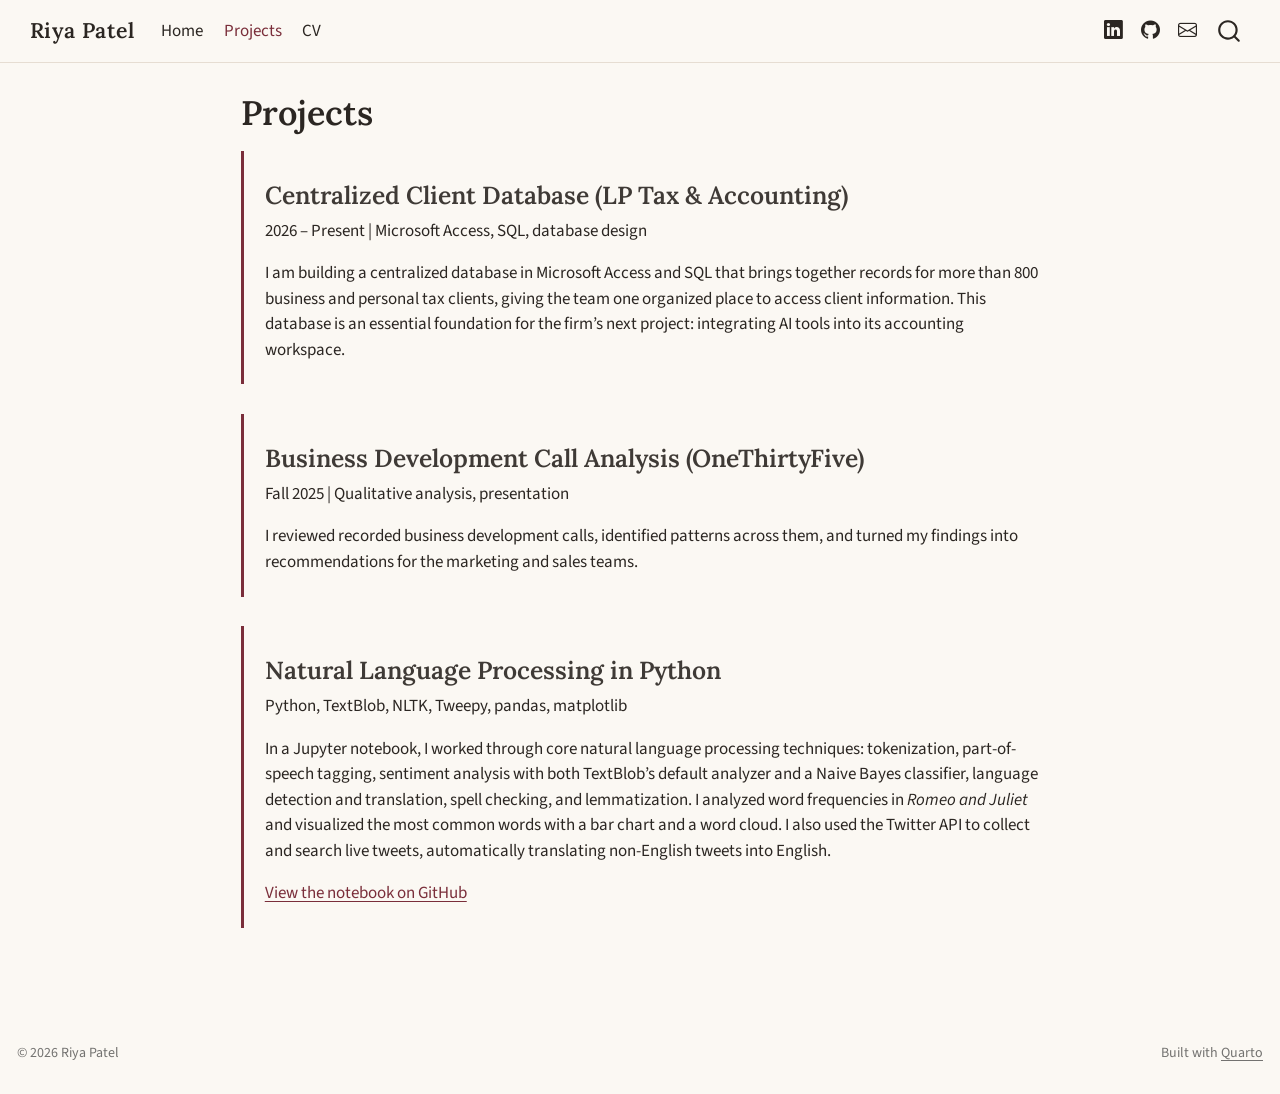
<file: projects.html>
<!DOCTYPE html>
<html xmlns="http://www.w3.org/1999/xhtml" lang="en" xml:lang="en"><head>

<meta charset="utf-8">
<meta name="generator" content="quarto-1.7.32">

<meta name="viewport" content="width=device-width, initial-scale=1.0, user-scalable=yes">


<title>Projects – Riya Patel</title>
<style>
code{white-space: pre-wrap;}
span.smallcaps{font-variant: small-caps;}
div.columns{display: flex; gap: min(4vw, 1.5em);}
div.column{flex: auto; overflow-x: auto;}
div.hanging-indent{margin-left: 1.5em; text-indent: -1.5em;}
ul.task-list{list-style: none;}
ul.task-list li input[type="checkbox"] {
  width: 0.8em;
  margin: 0 0.8em 0.2em -1em; /* quarto-specific, see https://github.com/quarto-dev/quarto-cli/issues/4556 */ 
  vertical-align: middle;
}
</style>


<script src="site_libs/quarto-nav/quarto-nav.js"></script>
<script src="site_libs/quarto-nav/headroom.min.js"></script>
<script src="site_libs/clipboard/clipboard.min.js"></script>
<script src="site_libs/quarto-search/autocomplete.umd.js"></script>
<script src="site_libs/quarto-search/fuse.min.js"></script>
<script src="site_libs/quarto-search/quarto-search.js"></script>
<meta name="quarto:offset" content="./">
<script src="site_libs/quarto-html/quarto.js" type="module"></script>
<script src="site_libs/quarto-html/tabsets/tabsets.js" type="module"></script>
<script src="site_libs/quarto-html/popper.min.js"></script>
<script src="site_libs/quarto-html/tippy.umd.min.js"></script>
<script src="site_libs/quarto-html/anchor.min.js"></script>
<link href="site_libs/quarto-html/tippy.css" rel="stylesheet">
<link href="site_libs/quarto-html/quarto-syntax-highlighting-37eea08aefeeee20ff55810ff984fec1.css" rel="stylesheet" id="quarto-text-highlighting-styles">
<script src="site_libs/bootstrap/bootstrap.min.js"></script>
<link href="site_libs/bootstrap/bootstrap-icons.css" rel="stylesheet">
<link href="site_libs/bootstrap/bootstrap-a5ce00c7c31a5dd895090d486ad9e965.min.css" rel="stylesheet" append-hash="true" id="quarto-bootstrap" data-mode="light">
<script id="quarto-search-options" type="application/json">{
  "location": "navbar",
  "copy-button": false,
  "collapse-after": 3,
  "panel-placement": "end",
  "type": "overlay",
  "limit": 50,
  "keyboard-shortcut": [
    "f",
    "/",
    "s"
  ],
  "show-item-context": false,
  "language": {
    "search-no-results-text": "No results",
    "search-matching-documents-text": "matching documents",
    "search-copy-link-title": "Copy link to search",
    "search-hide-matches-text": "Hide additional matches",
    "search-more-match-text": "more match in this document",
    "search-more-matches-text": "more matches in this document",
    "search-clear-button-title": "Clear",
    "search-text-placeholder": "",
    "search-detached-cancel-button-title": "Cancel",
    "search-submit-button-title": "Submit",
    "search-label": "Search"
  }
}</script>
<style>html{ scroll-behavior: smooth; }</style>


</head>

<body class="nav-fixed fullcontent quarto-light">

<div id="quarto-search-results"></div>
  <header id="quarto-header" class="headroom fixed-top">
    <nav class="navbar navbar-expand-lg " data-bs-theme="dark">
      <div class="navbar-container container-fluid">
      <div class="navbar-brand-container mx-auto">
    <a class="navbar-brand" href="./index.html">
    <span class="navbar-title">Riya Patel</span>
    </a>
  </div>
            <div id="quarto-search" class="" title="Search"></div>
          <button class="navbar-toggler" type="button" data-bs-toggle="collapse" data-bs-target="#navbarCollapse" aria-controls="navbarCollapse" role="menu" aria-expanded="false" aria-label="Toggle navigation" onclick="if (window.quartoToggleHeadroom) { window.quartoToggleHeadroom(); }">
  <span class="navbar-toggler-icon"></span>
</button>
          <div class="collapse navbar-collapse" id="navbarCollapse">
            <ul class="navbar-nav navbar-nav-scroll me-auto">
  <li class="nav-item">
    <a class="nav-link" href="./index.html"> 
<span class="menu-text">Home</span></a>
  </li>  
  <li class="nav-item">
    <a class="nav-link active" href="./projects.html" aria-current="page"> 
<span class="menu-text">Projects</span></a>
  </li>  
  <li class="nav-item">
    <a class="nav-link" href="./cv.html"> 
<span class="menu-text">CV</span></a>
  </li>  
</ul>
            <ul class="navbar-nav navbar-nav-scroll ms-auto">
  <li class="nav-item compact">
    <a class="nav-link" href="https://www.linkedin.com/in/-riyapatel"> <i class="bi bi-linkedin" role="img" aria-label="LinkedIn">
</i> 
<span class="menu-text"></span></a>
  </li>  
  <li class="nav-item compact">
    <a class="nav-link" href="https://github.com/riiya-patel"> <i class="bi bi-github" role="img" aria-label="GitHub">
</i> 
<span class="menu-text"></span></a>
  </li>  
  <li class="nav-item compact">
    <a class="nav-link" href="mailto:patelriya1321@gmail.com"> <i class="bi bi-envelope" role="img" aria-label="Email">
</i> 
<span class="menu-text"></span></a>
  </li>  
</ul>
          </div> <!-- /navcollapse -->
            <div class="quarto-navbar-tools">
</div>
      </div> <!-- /container-fluid -->
    </nav>
</header>
<!-- content -->
<div id="quarto-content" class="quarto-container page-columns page-rows-contents page-layout-article page-navbar">
<!-- sidebar -->
<!-- margin-sidebar -->
    
<!-- main -->
<main class="content" id="quarto-document-content">

<header id="title-block-header" class="quarto-title-block default">
<div class="quarto-title">
<h1 class="title">Projects</h1>
</div>



<div class="quarto-title-meta">

    
  
    
  </div>
  


</header>


<section id="centralized-client-database-lp-tax-accounting" class="level3 project-card">
<h3 class="anchored" data-anchor-id="centralized-client-database-lp-tax-accounting">Centralized Client Database (LP Tax &amp; Accounting)</h3>
<p>2026 – Present | Microsoft Access, SQL, database design</p>
<p>I am building a centralized database in Microsoft Access and SQL that brings together records for more than 800 business and personal tax clients, giving the team one organized place to access client information. This database is an essential foundation for the firm’s next project: integrating AI tools into its accounting workspace.</p>
</section>
<section id="business-development-call-analysis-onethirtyfive" class="level3 project-card">
<h3 class="anchored" data-anchor-id="business-development-call-analysis-onethirtyfive">Business Development Call Analysis (OneThirtyFive)</h3>
<p>Fall 2025 | Qualitative analysis, presentation</p>
<p>I reviewed recorded business development calls, identified patterns across them, and turned my findings into recommendations for the marketing and sales teams.</p>
</section>
<section id="natural-language-processing-in-python" class="level3 project-card">
<h3 class="anchored" data-anchor-id="natural-language-processing-in-python">Natural Language Processing in Python</h3>
<p>Python, TextBlob, NLTK, Tweepy, pandas, matplotlib</p>
<p>In a Jupyter notebook, I worked through core natural language processing techniques: tokenization, part-of-speech tagging, sentiment analysis with both TextBlob’s default analyzer and a Naive Bayes classifier, language detection and translation, spell checking, and lemmatization. I analyzed word frequencies in <em>Romeo and Juliet</em> and visualized the most common words with a bar chart and a word cloud. I also used the Twitter API to collect and search live tweets, automatically translating non-English tweets into English.</p>
<p><a href="https://github.com/riiya-patel/Natural-Language-Processing/blob/main/Natural_Language_Processing_Communication.ipynb">View the notebook on GitHub</a></p>
</section>



</main> <!-- /main -->
<script id="quarto-html-after-body" type="application/javascript">
  window.document.addEventListener("DOMContentLoaded", function (event) {
    const icon = "";
    const anchorJS = new window.AnchorJS();
    anchorJS.options = {
      placement: 'right',
      icon: icon
    };
    anchorJS.add('.anchored');
    const isCodeAnnotation = (el) => {
      for (const clz of el.classList) {
        if (clz.startsWith('code-annotation-')) {                     
          return true;
        }
      }
      return false;
    }
    const onCopySuccess = function(e) {
      // button target
      const button = e.trigger;
      // don't keep focus
      button.blur();
      // flash "checked"
      button.classList.add('code-copy-button-checked');
      var currentTitle = button.getAttribute("title");
      button.setAttribute("title", "Copied!");
      let tooltip;
      if (window.bootstrap) {
        button.setAttribute("data-bs-toggle", "tooltip");
        button.setAttribute("data-bs-placement", "left");
        button.setAttribute("data-bs-title", "Copied!");
        tooltip = new bootstrap.Tooltip(button, 
          { trigger: "manual", 
            customClass: "code-copy-button-tooltip",
            offset: [0, -8]});
        tooltip.show();    
      }
      setTimeout(function() {
        if (tooltip) {
          tooltip.hide();
          button.removeAttribute("data-bs-title");
          button.removeAttribute("data-bs-toggle");
          button.removeAttribute("data-bs-placement");
        }
        button.setAttribute("title", currentTitle);
        button.classList.remove('code-copy-button-checked');
      }, 1000);
      // clear code selection
      e.clearSelection();
    }
    const getTextToCopy = function(trigger) {
        const codeEl = trigger.previousElementSibling.cloneNode(true);
        for (const childEl of codeEl.children) {
          if (isCodeAnnotation(childEl)) {
            childEl.remove();
          }
        }
        return codeEl.innerText;
    }
    const clipboard = new window.ClipboardJS('.code-copy-button:not([data-in-quarto-modal])', {
      text: getTextToCopy
    });
    clipboard.on('success', onCopySuccess);
    if (window.document.getElementById('quarto-embedded-source-code-modal')) {
      const clipboardModal = new window.ClipboardJS('.code-copy-button[data-in-quarto-modal]', {
        text: getTextToCopy,
        container: window.document.getElementById('quarto-embedded-source-code-modal')
      });
      clipboardModal.on('success', onCopySuccess);
    }
      var localhostRegex = new RegExp(/^(?:http|https):\/\/localhost\:?[0-9]*\//);
      var mailtoRegex = new RegExp(/^mailto:/);
        var filterRegex = new RegExp("https:\/\/riiya-patel\.github\.io");
      var isInternal = (href) => {
          return filterRegex.test(href) || localhostRegex.test(href) || mailtoRegex.test(href);
      }
      // Inspect non-navigation links and adorn them if external
     var links = window.document.querySelectorAll('a[href]:not(.nav-link):not(.navbar-brand):not(.toc-action):not(.sidebar-link):not(.sidebar-item-toggle):not(.pagination-link):not(.no-external):not([aria-hidden]):not(.dropdown-item):not(.quarto-navigation-tool):not(.about-link)');
      for (var i=0; i<links.length; i++) {
        const link = links[i];
        if (!isInternal(link.href)) {
          // undo the damage that might have been done by quarto-nav.js in the case of
          // links that we want to consider external
          if (link.dataset.originalHref !== undefined) {
            link.href = link.dataset.originalHref;
          }
        }
      }
    function tippyHover(el, contentFn, onTriggerFn, onUntriggerFn) {
      const config = {
        allowHTML: true,
        maxWidth: 500,
        delay: 100,
        arrow: false,
        appendTo: function(el) {
            return el.parentElement;
        },
        interactive: true,
        interactiveBorder: 10,
        theme: 'quarto',
        placement: 'bottom-start',
      };
      if (contentFn) {
        config.content = contentFn;
      }
      if (onTriggerFn) {
        config.onTrigger = onTriggerFn;
      }
      if (onUntriggerFn) {
        config.onUntrigger = onUntriggerFn;
      }
      window.tippy(el, config); 
    }
    const noterefs = window.document.querySelectorAll('a[role="doc-noteref"]');
    for (var i=0; i<noterefs.length; i++) {
      const ref = noterefs[i];
      tippyHover(ref, function() {
        // use id or data attribute instead here
        let href = ref.getAttribute('data-footnote-href') || ref.getAttribute('href');
        try { href = new URL(href).hash; } catch {}
        const id = href.replace(/^#\/?/, "");
        const note = window.document.getElementById(id);
        if (note) {
          return note.innerHTML;
        } else {
          return "";
        }
      });
    }
    const xrefs = window.document.querySelectorAll('a.quarto-xref');
    const processXRef = (id, note) => {
      // Strip column container classes
      const stripColumnClz = (el) => {
        el.classList.remove("page-full", "page-columns");
        if (el.children) {
          for (const child of el.children) {
            stripColumnClz(child);
          }
        }
      }
      stripColumnClz(note)
      if (id === null || id.startsWith('sec-')) {
        // Special case sections, only their first couple elements
        const container = document.createElement("div");
        if (note.children && note.children.length > 2) {
          container.appendChild(note.children[0].cloneNode(true));
          for (let i = 1; i < note.children.length; i++) {
            const child = note.children[i];
            if (child.tagName === "P" && child.innerText === "") {
              continue;
            } else {
              container.appendChild(child.cloneNode(true));
              break;
            }
          }
          if (window.Quarto?.typesetMath) {
            window.Quarto.typesetMath(container);
          }
          return container.innerHTML
        } else {
          if (window.Quarto?.typesetMath) {
            window.Quarto.typesetMath(note);
          }
          return note.innerHTML;
        }
      } else {
        // Remove any anchor links if they are present
        const anchorLink = note.querySelector('a.anchorjs-link');
        if (anchorLink) {
          anchorLink.remove();
        }
        if (window.Quarto?.typesetMath) {
          window.Quarto.typesetMath(note);
        }
        if (note.classList.contains("callout")) {
          return note.outerHTML;
        } else {
          return note.innerHTML;
        }
      }
    }
    for (var i=0; i<xrefs.length; i++) {
      const xref = xrefs[i];
      tippyHover(xref, undefined, function(instance) {
        instance.disable();
        let url = xref.getAttribute('href');
        let hash = undefined; 
        if (url.startsWith('#')) {
          hash = url;
        } else {
          try { hash = new URL(url).hash; } catch {}
        }
        if (hash) {
          const id = hash.replace(/^#\/?/, "");
          const note = window.document.getElementById(id);
          if (note !== null) {
            try {
              const html = processXRef(id, note.cloneNode(true));
              instance.setContent(html);
            } finally {
              instance.enable();
              instance.show();
            }
          } else {
            // See if we can fetch this
            fetch(url.split('#')[0])
            .then(res => res.text())
            .then(html => {
              const parser = new DOMParser();
              const htmlDoc = parser.parseFromString(html, "text/html");
              const note = htmlDoc.getElementById(id);
              if (note !== null) {
                const html = processXRef(id, note);
                instance.setContent(html);
              } 
            }).finally(() => {
              instance.enable();
              instance.show();
            });
          }
        } else {
          // See if we can fetch a full url (with no hash to target)
          // This is a special case and we should probably do some content thinning / targeting
          fetch(url)
          .then(res => res.text())
          .then(html => {
            const parser = new DOMParser();
            const htmlDoc = parser.parseFromString(html, "text/html");
            const note = htmlDoc.querySelector('main.content');
            if (note !== null) {
              // This should only happen for chapter cross references
              // (since there is no id in the URL)
              // remove the first header
              if (note.children.length > 0 && note.children[0].tagName === "HEADER") {
                note.children[0].remove();
              }
              const html = processXRef(null, note);
              instance.setContent(html);
            } 
          }).finally(() => {
            instance.enable();
            instance.show();
          });
        }
      }, function(instance) {
      });
    }
        let selectedAnnoteEl;
        const selectorForAnnotation = ( cell, annotation) => {
          let cellAttr = 'data-code-cell="' + cell + '"';
          let lineAttr = 'data-code-annotation="' +  annotation + '"';
          const selector = 'span[' + cellAttr + '][' + lineAttr + ']';
          return selector;
        }
        const selectCodeLines = (annoteEl) => {
          const doc = window.document;
          const targetCell = annoteEl.getAttribute("data-target-cell");
          const targetAnnotation = annoteEl.getAttribute("data-target-annotation");
          const annoteSpan = window.document.querySelector(selectorForAnnotation(targetCell, targetAnnotation));
          const lines = annoteSpan.getAttribute("data-code-lines").split(",");
          const lineIds = lines.map((line) => {
            return targetCell + "-" + line;
          })
          let top = null;
          let height = null;
          let parent = null;
          if (lineIds.length > 0) {
              //compute the position of the single el (top and bottom and make a div)
              const el = window.document.getElementById(lineIds[0]);
              top = el.offsetTop;
              height = el.offsetHeight;
              parent = el.parentElement.parentElement;
            if (lineIds.length > 1) {
              const lastEl = window.document.getElementById(lineIds[lineIds.length - 1]);
              const bottom = lastEl.offsetTop + lastEl.offsetHeight;
              height = bottom - top;
            }
            if (top !== null && height !== null && parent !== null) {
              // cook up a div (if necessary) and position it 
              let div = window.document.getElementById("code-annotation-line-highlight");
              if (div === null) {
                div = window.document.createElement("div");
                div.setAttribute("id", "code-annotation-line-highlight");
                div.style.position = 'absolute';
                parent.appendChild(div);
              }
              div.style.top = top - 2 + "px";
              div.style.height = height + 4 + "px";
              div.style.left = 0;
              let gutterDiv = window.document.getElementById("code-annotation-line-highlight-gutter");
              if (gutterDiv === null) {
                gutterDiv = window.document.createElement("div");
                gutterDiv.setAttribute("id", "code-annotation-line-highlight-gutter");
                gutterDiv.style.position = 'absolute';
                const codeCell = window.document.getElementById(targetCell);
                const gutter = codeCell.querySelector('.code-annotation-gutter');
                gutter.appendChild(gutterDiv);
              }
              gutterDiv.style.top = top - 2 + "px";
              gutterDiv.style.height = height + 4 + "px";
            }
            selectedAnnoteEl = annoteEl;
          }
        };
        const unselectCodeLines = () => {
          const elementsIds = ["code-annotation-line-highlight", "code-annotation-line-highlight-gutter"];
          elementsIds.forEach((elId) => {
            const div = window.document.getElementById(elId);
            if (div) {
              div.remove();
            }
          });
          selectedAnnoteEl = undefined;
        };
          // Handle positioning of the toggle
      window.addEventListener(
        "resize",
        throttle(() => {
          elRect = undefined;
          if (selectedAnnoteEl) {
            selectCodeLines(selectedAnnoteEl);
          }
        }, 10)
      );
      function throttle(fn, ms) {
      let throttle = false;
      let timer;
        return (...args) => {
          if(!throttle) { // first call gets through
              fn.apply(this, args);
              throttle = true;
          } else { // all the others get throttled
              if(timer) clearTimeout(timer); // cancel #2
              timer = setTimeout(() => {
                fn.apply(this, args);
                timer = throttle = false;
              }, ms);
          }
        };
      }
        // Attach click handler to the DT
        const annoteDls = window.document.querySelectorAll('dt[data-target-cell]');
        for (const annoteDlNode of annoteDls) {
          annoteDlNode.addEventListener('click', (event) => {
            const clickedEl = event.target;
            if (clickedEl !== selectedAnnoteEl) {
              unselectCodeLines();
              const activeEl = window.document.querySelector('dt[data-target-cell].code-annotation-active');
              if (activeEl) {
                activeEl.classList.remove('code-annotation-active');
              }
              selectCodeLines(clickedEl);
              clickedEl.classList.add('code-annotation-active');
            } else {
              // Unselect the line
              unselectCodeLines();
              clickedEl.classList.remove('code-annotation-active');
            }
          });
        }
    const findCites = (el) => {
      const parentEl = el.parentElement;
      if (parentEl) {
        const cites = parentEl.dataset.cites;
        if (cites) {
          return {
            el,
            cites: cites.split(' ')
          };
        } else {
          return findCites(el.parentElement)
        }
      } else {
        return undefined;
      }
    };
    var bibliorefs = window.document.querySelectorAll('a[role="doc-biblioref"]');
    for (var i=0; i<bibliorefs.length; i++) {
      const ref = bibliorefs[i];
      const citeInfo = findCites(ref);
      if (citeInfo) {
        tippyHover(citeInfo.el, function() {
          var popup = window.document.createElement('div');
          citeInfo.cites.forEach(function(cite) {
            var citeDiv = window.document.createElement('div');
            citeDiv.classList.add('hanging-indent');
            citeDiv.classList.add('csl-entry');
            var biblioDiv = window.document.getElementById('ref-' + cite);
            if (biblioDiv) {
              citeDiv.innerHTML = biblioDiv.innerHTML;
            }
            popup.appendChild(citeDiv);
          });
          return popup.innerHTML;
        });
      }
    }
  });
  </script>
</div> <!-- /content -->
<footer class="footer">
  <div class="nav-footer">
    <div class="nav-footer-left">
<p>© 2026 Riya Patel</p>
</div>   
    <div class="nav-footer-center">
      &nbsp;
    </div>
    <div class="nav-footer-right">
<p>Built with <a href="https://quarto.org/">Quarto</a></p>
</div>
  </div>
</footer>




<script src="site_libs/quarto-html/zenscroll-min.js"></script>
</body></html>
</file>
<file: site_libs/quarto-html/tippy.css>
.tippy-box[data-animation=fade][data-state=hidden]{opacity:0}[data-tippy-root]{max-width:calc(100vw - 10px)}.tippy-box{position:relative;background-color:#333;color:#fff;border-radius:4px;font-size:14px;line-height:1.4;white-space:normal;outline:0;transition-property:transform,visibility,opacity}.tippy-box[data-placement^=top]>.tippy-arrow{bottom:0}.tippy-box[data-placement^=top]>.tippy-arrow:before{bottom:-7px;left:0;border-width:8px 8px 0;border-top-color:initial;transform-origin:center top}.tippy-box[data-placement^=bottom]>.tippy-arrow{top:0}.tippy-box[data-placement^=bottom]>.tippy-arrow:before{top:-7px;left:0;border-width:0 8px 8px;border-bottom-color:initial;transform-origin:center bottom}.tippy-box[data-placement^=left]>.tippy-arrow{right:0}.tippy-box[data-placement^=left]>.tippy-arrow:before{border-width:8px 0 8px 8px;border-left-color:initial;right:-7px;transform-origin:center left}.tippy-box[data-placement^=right]>.tippy-arrow{left:0}.tippy-box[data-placement^=right]>.tippy-arrow:before{left:-7px;border-width:8px 8px 8px 0;border-right-color:initial;transform-origin:center right}.tippy-box[data-inertia][data-state=visible]{transition-timing-function:cubic-bezier(.54,1.5,.38,1.11)}.tippy-arrow{width:16px;height:16px;color:#333}.tippy-arrow:before{content:"";position:absolute;border-color:transparent;border-style:solid}.tippy-content{position:relative;padding:5px 9px;z-index:1}
</file>
<file: site_libs/quarto-html/quarto-syntax-highlighting-37eea08aefeeee20ff55810ff984fec1.css>
/* quarto syntax highlight colors */
:root {
  --quarto-hl-ot-color: #003B4F;
  --quarto-hl-at-color: #657422;
  --quarto-hl-ss-color: #20794D;
  --quarto-hl-an-color: #5E5E5E;
  --quarto-hl-fu-color: #4758AB;
  --quarto-hl-st-color: #20794D;
  --quarto-hl-cf-color: #003B4F;
  --quarto-hl-op-color: #5E5E5E;
  --quarto-hl-er-color: #AD0000;
  --quarto-hl-bn-color: #AD0000;
  --quarto-hl-al-color: #AD0000;
  --quarto-hl-va-color: #111111;
  --quarto-hl-bu-color: inherit;
  --quarto-hl-ex-color: inherit;
  --quarto-hl-pp-color: #AD0000;
  --quarto-hl-in-color: #5E5E5E;
  --quarto-hl-vs-color: #20794D;
  --quarto-hl-wa-color: #5E5E5E;
  --quarto-hl-do-color: #5E5E5E;
  --quarto-hl-im-color: #00769E;
  --quarto-hl-ch-color: #20794D;
  --quarto-hl-dt-color: #AD0000;
  --quarto-hl-fl-color: #AD0000;
  --quarto-hl-co-color: #5E5E5E;
  --quarto-hl-cv-color: #5E5E5E;
  --quarto-hl-cn-color: #8f5902;
  --quarto-hl-sc-color: #5E5E5E;
  --quarto-hl-dv-color: #AD0000;
  --quarto-hl-kw-color: #003B4F;
}

/* other quarto variables */
:root {
  --quarto-font-monospace: SFMono-Regular, Menlo, Monaco, Consolas, "Liberation Mono", "Courier New", monospace;
}

/* syntax highlight based on Pandoc's rules */
pre > code.sourceCode > span {
  color: #003B4F;
}

code.sourceCode > span {
  color: #003B4F;
}

div.sourceCode,
div.sourceCode pre.sourceCode {
  color: #003B4F;
}

/* Normal */
code span {
  color: #003B4F;
}

/* Alert */
code span.al {
  color: #AD0000;
  font-style: inherit;
}

/* Annotation */
code span.an {
  color: #5E5E5E;
  font-style: inherit;
}

/* Attribute */
code span.at {
  color: #657422;
  font-style: inherit;
}

/* BaseN */
code span.bn {
  color: #AD0000;
  font-style: inherit;
}

/* BuiltIn */
code span.bu {
  font-style: inherit;
}

/* ControlFlow */
code span.cf {
  color: #003B4F;
  font-weight: bold;
  font-style: inherit;
}

/* Char */
code span.ch {
  color: #20794D;
  font-style: inherit;
}

/* Constant */
code span.cn {
  color: #8f5902;
  font-style: inherit;
}

/* Comment */
code span.co {
  color: #5E5E5E;
  font-style: inherit;
}

/* CommentVar */
code span.cv {
  color: #5E5E5E;
  font-style: italic;
}

/* Documentation */
code span.do {
  color: #5E5E5E;
  font-style: italic;
}

/* DataType */
code span.dt {
  color: #AD0000;
  font-style: inherit;
}

/* DecVal */
code span.dv {
  color: #AD0000;
  font-style: inherit;
}

/* Error */
code span.er {
  color: #AD0000;
  font-style: inherit;
}

/* Extension */
code span.ex {
  font-style: inherit;
}

/* Float */
code span.fl {
  color: #AD0000;
  font-style: inherit;
}

/* Function */
code span.fu {
  color: #4758AB;
  font-style: inherit;
}

/* Import */
code span.im {
  color: #00769E;
  font-style: inherit;
}

/* Information */
code span.in {
  color: #5E5E5E;
  font-style: inherit;
}

/* Keyword */
code span.kw {
  color: #003B4F;
  font-weight: bold;
  font-style: inherit;
}

/* Operator */
code span.op {
  color: #5E5E5E;
  font-style: inherit;
}

/* Other */
code span.ot {
  color: #003B4F;
  font-style: inherit;
}

/* Preprocessor */
code span.pp {
  color: #AD0000;
  font-style: inherit;
}

/* SpecialChar */
code span.sc {
  color: #5E5E5E;
  font-style: inherit;
}

/* SpecialString */
code span.ss {
  color: #20794D;
  font-style: inherit;
}

/* String */
code span.st {
  color: #20794D;
  font-style: inherit;
}

/* Variable */
code span.va {
  color: #111111;
  font-style: inherit;
}

/* VerbatimString */
code span.vs {
  color: #20794D;
  font-style: inherit;
}

/* Warning */
code span.wa {
  color: #5E5E5E;
  font-style: italic;
}

.prevent-inlining {
  content: "</";
}

/*# sourceMappingURL=27d3d809615f7771493d095567f04340.css.map */
</file>
